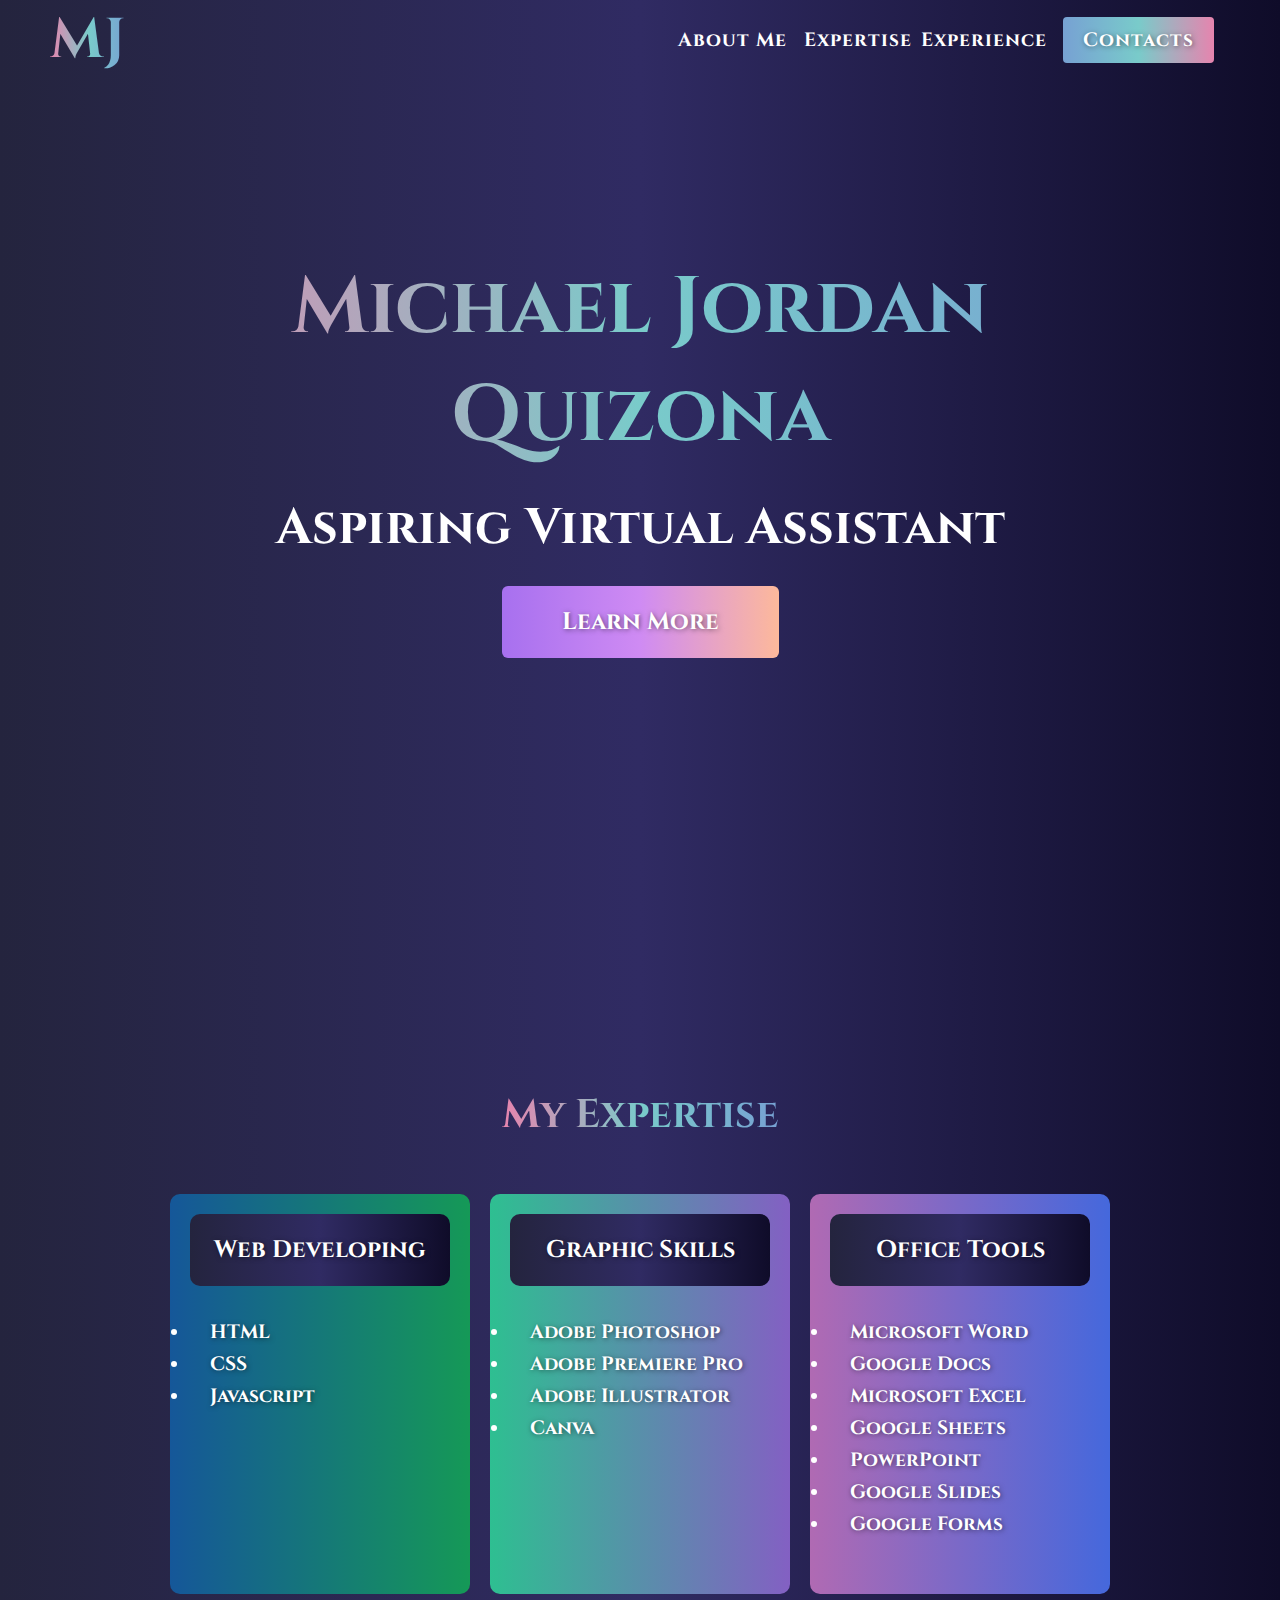
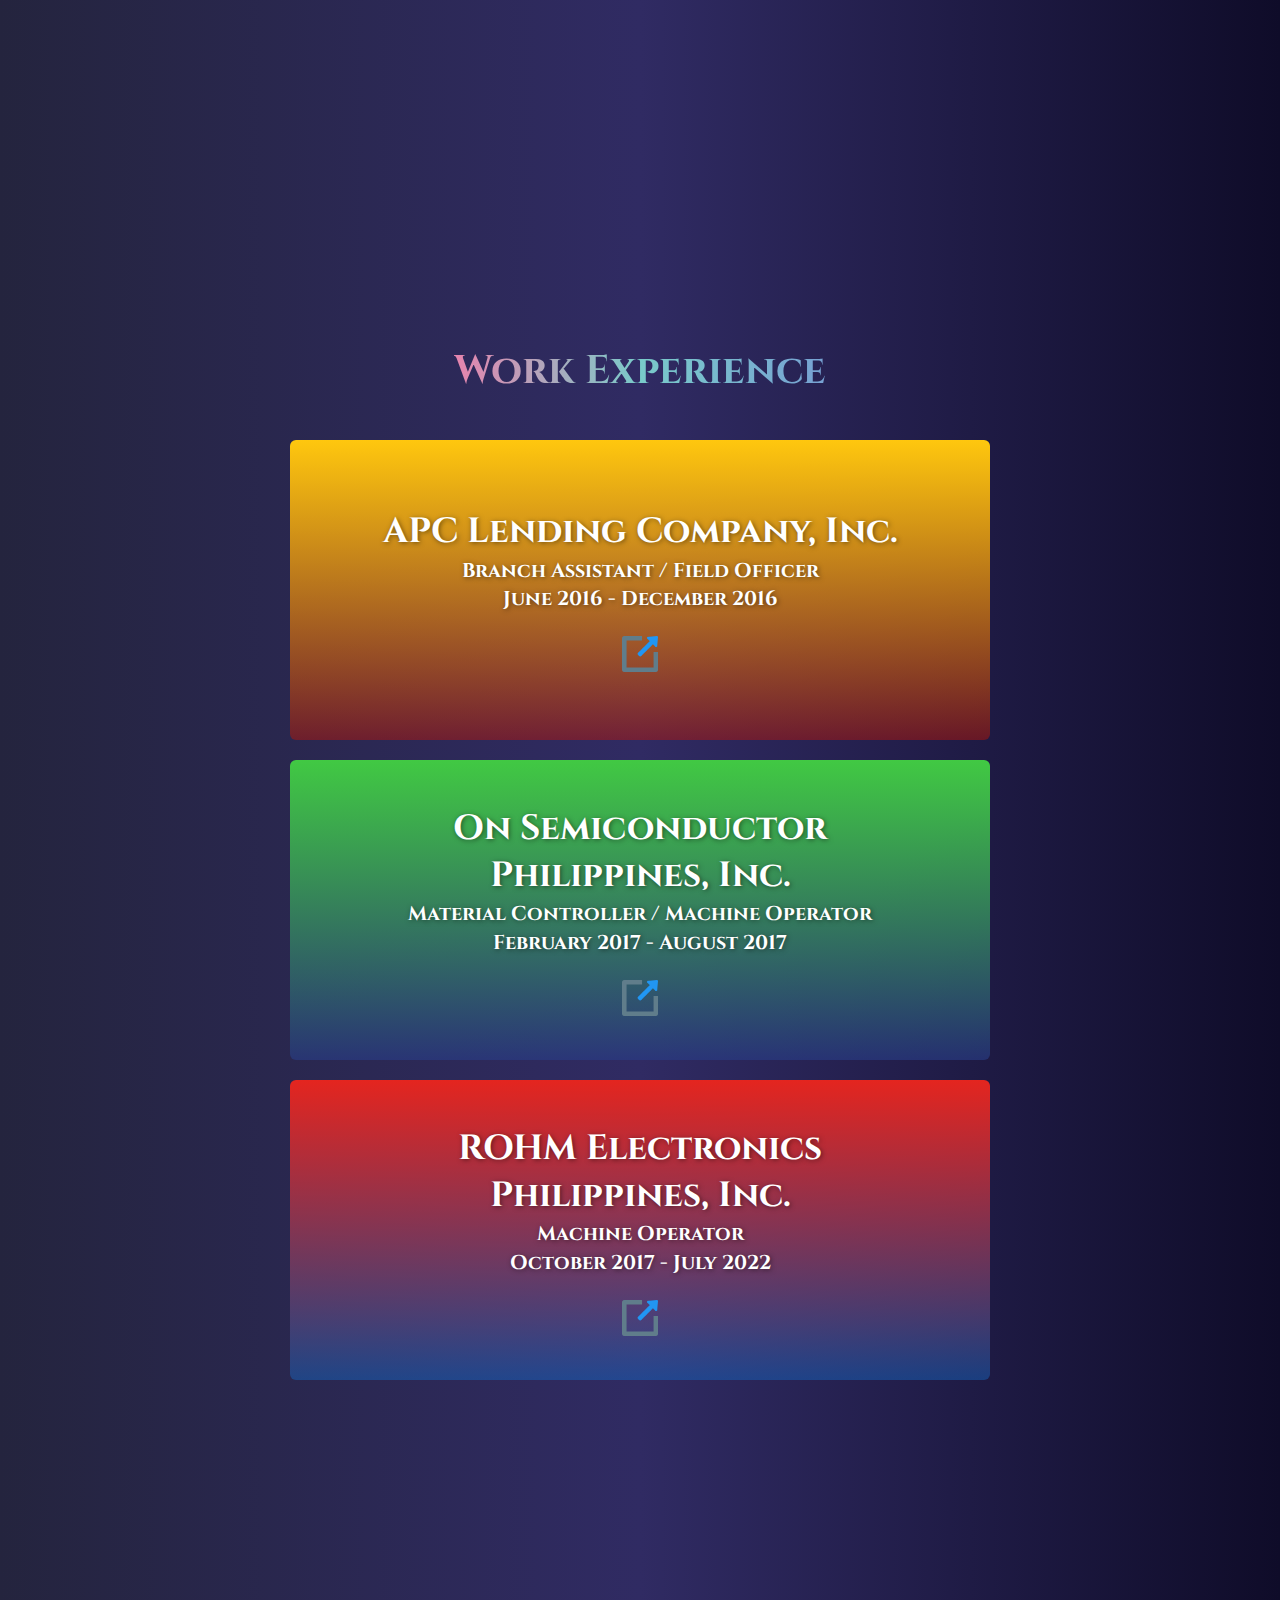
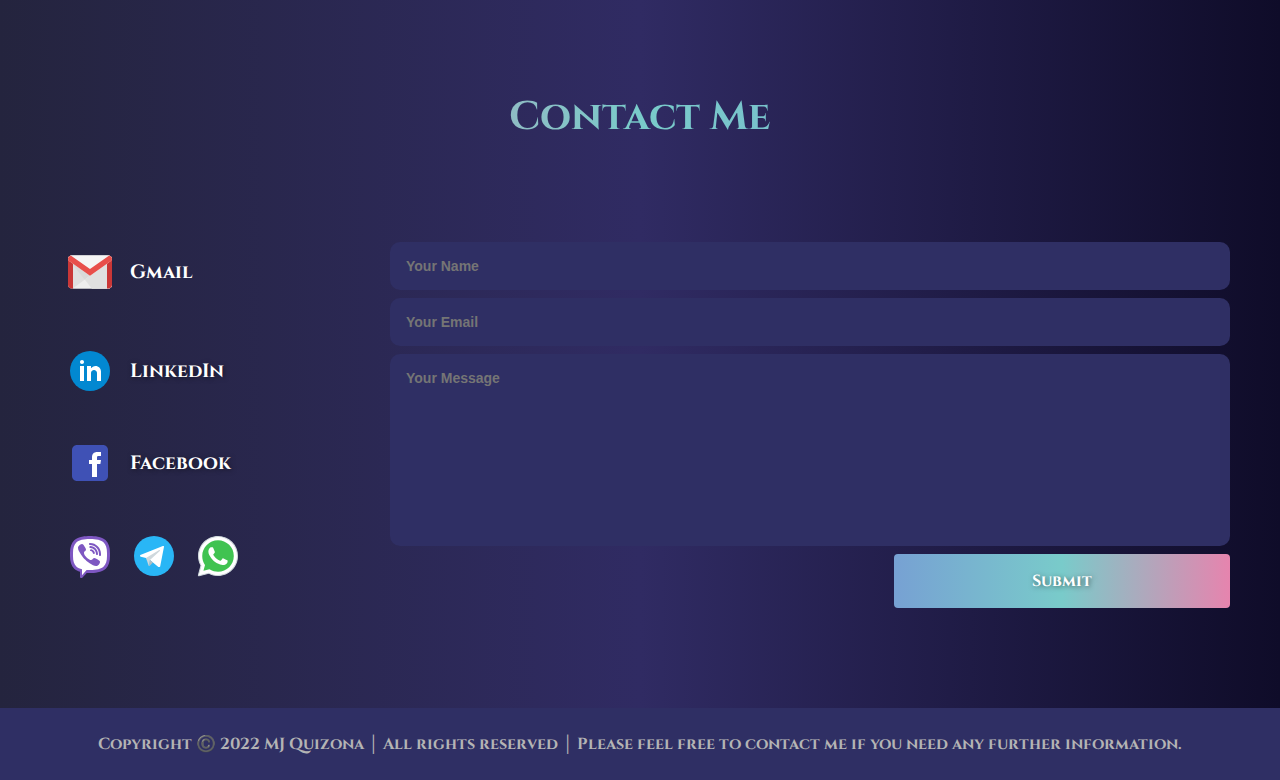
<file: index.html>
<!DOCTYPE html>
<html lang="en">
<head>
  <meta charset="UTF-8">
  <meta http-equiv="X-UA-Compatible" content="IE=edge">
  <meta name="viewport" content="width=device-width, initial-scale=1.0">
  <title>Responsive Website</title>
  <link rel="stylesheet" href="index.css">
</head>
<body>

<!-- Navbar-section -->
  <nav class="navbar">
    <div class="navbar__container">
      <a href="#home" id="navbar__logo">MJ</a>
      <div class="navbar__toggle" id="mobile-menu">
        <span class="bar"></span>
        <span class="bar"></span>
        <span class="bar"></span>
      </div>
      <ul class="navbar__menu">
        <li class="navbar__item">
          <a href="#home" class="navbar__links" id="home-page">About Me</a>
        </li>
        <li class="navbar__item">
          <a href="#skills" class="navbar__links" id="about-page">Expertise</a>
        </li>
        <li class="navbar__item">
          <a href="#experience" class="navbar__links " id="exp-page">Experience</a>
        </li>
        <li class="navbar__btn">
          <a href="#contacts" class="button" id="contact">Contacts</a>
        </li>
      </ul>
    </div>
  </nav>

<!-- About-me-section -->
  <div class="hero" id="home">
    <div class="hero__container">
      <h1 class="hero__heading">Michael Jordan Quizona</h1>
      <p class="hero__description">Aspiring Virtual Assistant</p>
      <button class="main__btn"><a href="LearnMore.html">Learn More</a></button>
    </div>
  </div>
<div class="highlight"></div>

<!-- Skills-section -->
  <div class="main" id="skills">
    <div class="Expertise">My Expertise</div>
    <div class="main__container">
      <div class="main__content">
        <h1>Web Developing</h1>
        <li>HTML</li>
        <li>CSS</li>
        <li>Javascript</li>
      </div>
      <div class="main__content1">
        <h1>Graphic Skills</h1>
        <li>Adobe Photoshop</li>
        <li>Adobe Premiere Pro</li>
        <li>Adobe Illustrator</li>
        <li>Canva</li>
      </div>
      <div class="main__content2">
        <h1>Office Tools</h1>
        <li>Microsoft Word</li>
        <li>Google Docs</li>
        <li>Microsoft Excel</li>
        <li>Google Sheets</li>
        <li>PowerPoint</li>
        <li>Google Slides</li>
        <li>Google Forms</li>
      </div>
    </div>
  </div>

<!-- Experience-section -->
  <div class="experience" id="experience">
    <h1>Work Experience</h1>
    <div class="experience__wrapper">
      <div class="experience__card">
        <h2>APC Lending Company, Inc.</h2>
        <p>Branch Assistant / Field Officer</p> 
        <p>June 2016 - December 2016</p>
        <div class="experience__btn">
            <a href="https://www.facebook.com/caviteapclending" target="_blank"><img class="exlink" src="images/export.png" alt=""></a>
        </div>
      </div>  
      <div class="experience__card">
        <h2>On Semiconductor Philippines, Inc.</h2>
        <p>Material Controller / Machine Operator</p>
        <p>February 2017 - August 2017</p>
        <div class="experience__btn">
            <a href="https://www.onsemi.com" target="_blank"><img class="exlink" src="images/export.png" alt=""></a>
        </div>
      </div> 
      <div class="experience__card">
        <h2>ROHM Electronics Philippines, Inc.</h2>
        <p>Machine Operator</p>
        <p>October 2017 - July 2022</p>
        <div class="experience__btn">
            <a href="https://micro.rohm.com/en/repi/" target="_blank"><img class="exlink" src="images/export.png" alt=""></a>
        </div>
      </div> 
    </div>
  </div>

<!-- Contacts -->
<div class="contacts" id="contacts">
  <p class="cMe">Contact Me</p>
  <div class="contacts__container">
    <div class="contacts__content">
      <div class="contacts__nest">
        <button id="emailBtn" onclick="copyEmail()">
          <div>
            <img src="images/icons8-gmail-logo.svg" alt=""><h1>Gmail</h1>
          </div>
          <h2 id="emailCopy">mjquizona@gmail.com</h2>
        </button>
        <p class="tooltip">click to copy</p>
      </div>
      <div class="contacts__nest">
        <a href="https://www.linkedin.com/in/michael-jordan-quizona-446353247" target="_blank">
          <div>
            <img src="images/icons8-linkedin-circled.svg" alt=""><h1>LinkedIn</h1>
          </div>
          <h2>https://www.linkedin.com/in/michael-jordan-quizona-446353247</h2>
        </a>
        <p class="tooltip">Click to open in new tab</p>
      </div>
      <div class="contacts__nest">
        <a href="https://www.facebook.com/dlandhan" target="_blank">
          <div>
            <img src="images/icons8-facebook.svg" alt=""><h1> Facebook</h1>
          </div>
          <h2>https://www.facebook.com/dlandhan</h2>
        </a>
        <p class="tooltip">Click to open in new tab</p>
      </div>
      <div class="contacts__nest">
        <button id="numBtn" onclick="copyNum()"> 
          <div>
            <div>
              <img src="images/icons8-viber.svg" alt="">
            </div>
            <div>
              <img src="images/icons8-telegram-app.svg" alt="">
            </div>
            <div>
              <img src="images/icons8-whatsapp.svg" alt="">
            </div>
          </div>
          <h2 id="numCopy">+639950720087</h2>
        </button>
        <p class="tooltip">click to copy</p>
      </div>
    </div> 
    <form name="submit-to-google-sheet">
      <input type="text" name="Name" placeholder="Your Name" required>
      <input type="text" name="Email" placeholder="Your Email" required>
      <textarea style="resize: none;" name="Message" rows="10" placeholder="Your Message"></textarea>
      <button type="submit">Submit</button>
      <div id="msgSent"> 
      </div>
    </form>
  </div>
</div>
<div class="copyRight">
  <p>Copyright ©️ 2022 MJ Quizona │ All rights reserved │ Please feel free to contact me if you need any further information.</p>
</div>
  <script src="index.js"></script>
</body>
</html>
</file>
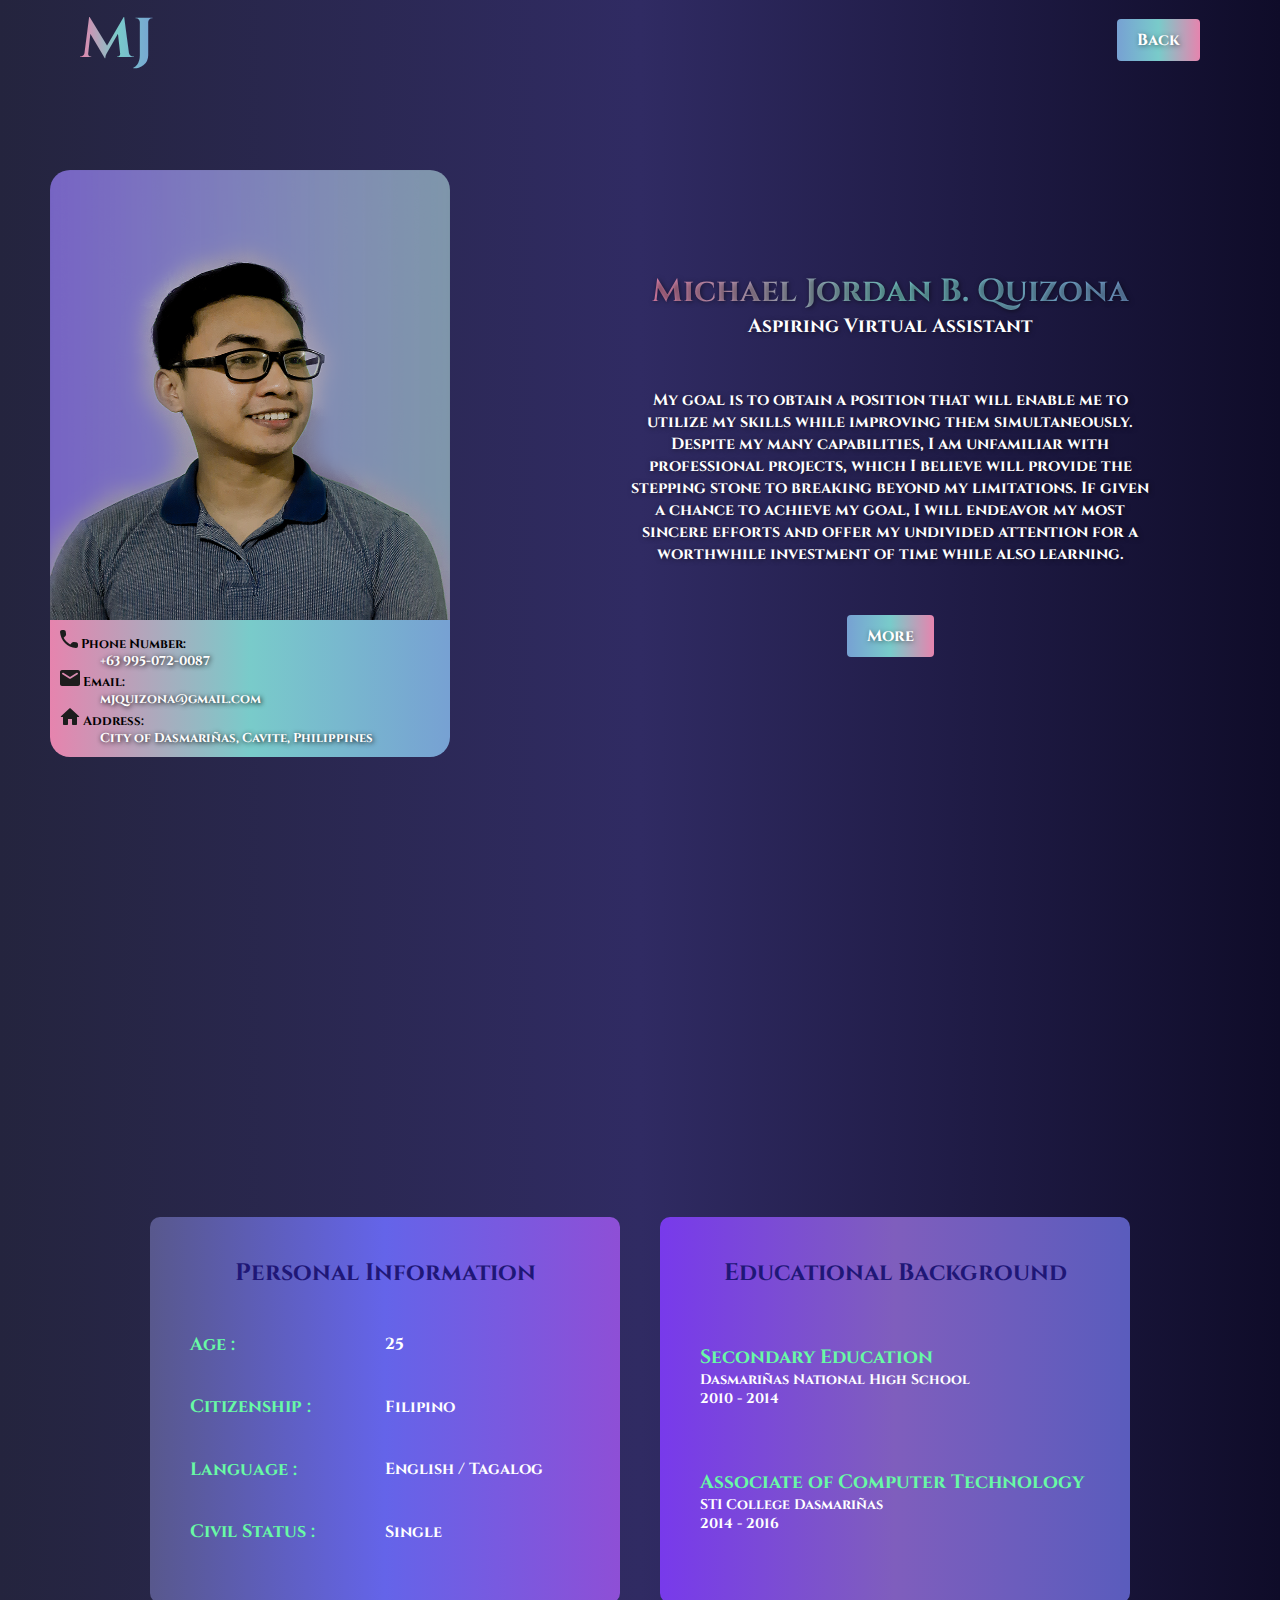
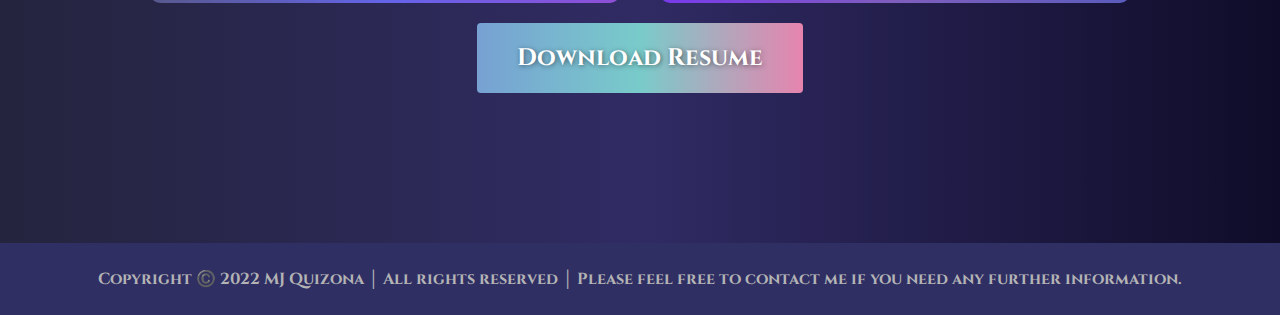
<file: LearnMore.html>
<!DOCTYPE html>
<html lang="en">
<head>
    <meta charset="UTF-8">
    <meta http-equiv="X-UA-Compatible" content="IE=edge">
    <meta name="viewport" content="width=device-width, initial-scale=1.0">
    <title>MJ Quizona</title>
    <link rel="stylesheet" href="index.css">
</head>
<body>
    <!--Navbar Learn More-->
    <nav class="navbarResume">
        <div class="navRcontainer">
            <a href="#profileHome" id="navbar__logo">MJ</a>
            <a href="index.html" class="backBtn">Back</a>
        </div>
    </nav>
    <!--Intro-->
    <main class="resume">
        <div class="profile" id="profileHome">
            <div class="avatar">
                <div class="myPicture">
                    <img class="picImg" src="images/picEx.jpg" alt="">
                </div>
                <div class="avatarInfo">
                    <div> <img src="images/phone.svg" alt=""> Phone Number: </div>
                    <div class="attribs"> +63 995-072-0087 </div>
                    <div> <img src="images/email.svg" alt=""> Email: </div>
                    <div class="attribs"> mjquizona@gmail.com </div>
                    <div> <img src="images/home.svg" alt=""> Address: </div>
                    <div class="attribs"> City of Dasmariñas, Cavite, Philippines </div>
                </div>
            </div>
            <div class="aboutMe">
                <div class="name">Michael Jordan B. Quizona</div>
                <div class="title"> Aspiring Virtual Assistant</div>
                <div class="intro">My goal is to obtain a position that will enable me to utilize my skills while improving them simultaneously. Despite my many capabilities, I am unfamiliar with professional projects, which I believe will provide the stepping stone to breaking beyond my limitations. If given a chance to achieve my goal, I will endeavor my most sincere efforts and offer my undivided attention for a worthwhile investment of time while also learning.</div>
                <a href="#more" class="downMore">More</a>   
            </div>
        </div>
    </main>
    <!--More Info-->
    <div id="more" class="moreInfo">
        <div class="moreGrid">
            <section class="secLeft">
                <h1 class="pInfo">
                    Personal Information
                </h1>
                <div>
                    <h2>Age :</h2> <h3>25</h3>
                    <h2>Citizenship :</h2> <h3>Filipino</h3>
                    <h2>Language :</h2> <h3>English / Tagalog</h3>
                    <h2>Civil Status :</h2> <h3>Single</h3>
                </div>
            </section>
            <section class="secRight">    
                <h1 class="eduBackground">
                    Educational Background
                </h1>
                <div>
                    <span>
                        <h2>Secondary Education</h2>
                        <h3>Dasmariñas National High School</h2> 
                        <h3>2010 - 2014</h2>
                    </span>
                    <span>
                        <h2>Associate of Computer Technology</h2>
                        <h3>STI College Dasmariñas</h2>
                        <h3>2014 - 2016</h2>
                    </span>
                </div>
            </section>
        </div>
        <div class="downRes">
            <a href="MJQuizona.pdf">
                Download Resume
            </a>
        </div>
    </div>
    <div class="copyRight">
        <p>Copyright ©️ 2022 MJ Quizona │ All rights reserved │ Please feel free to contact me if you need any further information.</p>
    </div>
</body>
</html>
</file>
<file: index.css>
@font-face {
  font-family: Cinzel;
  src: url(Cinzel-VariableFont_wght.ttf);
}

* {
  box-sizing: border-box;
  margin: 0;
  padding: 0;
  font-family: Cinzel;
  font-weight: 700;
  scroll-behavior: smooth;
}

body {
  background: #0f0c29;
  background: -webkit-linear-gradient(to right, #24243e, #302b63, #0f0c29);
  background: linear-gradient(to right, #24243e, #302b63, #0f0c29);
}

/* Navbar-section */
.navbar {
  background: #0f0c29;
  background: -webkit-linear-gradient(to right, #24243e, #302b63, #0f0c29);
  background: linear-gradient(to right, #24243e, #302b63, #0f0c29);
  height: 80px;
  display: flex;
  justify-content: center;
  align-items: center;
  font-size: 1.2rem;
  position: fixed;
  width: 100%;
  letter-spacing: 1px;
  top: 0;
  z-index: 999;
}

.navbar__container {
  display: flex;
  justify-content: space-between;
  align-items: center;
  height: 80px;
  width: 100%;
  max-width: 1300px;
  margin: 0 auto;
  padding: 0 50px;
}

#navbar__logo {
  background: #77A1D3;
  background: -webkit-linear-gradient(to right, #E684AE, #79CBCA, #77A1D3);
  background: linear-gradient(to right, #E684AE, #79CBCA, #77A1D3);
  -webkit-background-clip: text;
  -moz-background-clip: text;
  -webkit-text-fill-color: transparent;
  -moz-text-fill-color: transparent;
  cursor: pointer;
  font-size: 3.5rem;
  outline: none;
  border: none;
  text-decoration: none;
}

.navbar__menu {
  display: flex;
  list-style: none;
}

.navbar__item {
  height: 80px;
}

.navbar__links {
  color: #ffff;
  display: flex;
  align-items: center;
  justify-content: center;
  width: 126px;
  text-decoration: none;
  height: 100%;
}

.navbar__btn {
  display: flex;
  justify-content: center;
  align-items: center;
  padding: 0 1rem;
  width: 100%;
}

.button {
  display: flex;
  justify-content: center;
  align-items: center;
  text-decoration: none;
  padding: 10px 20px;
  width: 100%;
  outline: none;
  border: none;
  border-radius: 4px;
  background: #77A1D3;
  background: -webkit-linear-gradient(to left, #E684AE, #79CBCA, #77A1D3);
  background: linear-gradient(to left, #E684AE, #79CBCA, #77A1D3);
  text-shadow: 1px 1px 5px rgba(0, 0, 0, 0.5);
  color: #ffff;
  transition: all 0.3s ease;
}

.navbar__links:hover {
  background: #77A1D3;
  background: -webkit-linear-gradient(to right, #E684AE, #79CBCA, #77A1D3);
  background: linear-gradient(to right, #E684AE, #79CBCA, #77A1D3);
  -webkit-background-clip: text;
  -moz-background-clip: text;
  -webkit-text-fill-color: transparent;
  -moz-text-fill-color: transparent;
  transition: all 0.3s ease;
}

@media screen and (max-width: 824px) {
  .navbar__container {
    justify-content: space-between;
    z-index: 1;
    max-width: 1300px;
    padding: 0;
  }

  #navbar__logo {
    padding: 25px;
  }

  .navbar__menu {
    display: grid;
    grid-template-columns: auto;
    margin: 0;
    width: 100%;
    position: absolute;
    top: -1000px;
    opacity: 0;
    transition: all 0.5s ease;
    z-index: -1;
    background: #0f0c29;
    background: -webkit-linear-gradient(to right, #24243e, #302b63, #0f0c29);
    background: linear-gradient(to right, #24243e, #302b63, #0f0c29);
    border-bottom: 2px solid #302b63;
  }

  .navbar__menu.active {
    background: #0f0c29;
    background: -webkit-linear-gradient(to right, #24243e, #302b63, #0f0c29);
    background: linear-gradient(to right, #24243e, #302b63, #0f0c29);
    top: 100%;
    opacity: 0.9;
    z-index: 99;
    height: 60vh;
    font-size: 1.6rem;
    }

  .navbar__item {
    width: 100%;
  }

  .navbar__links {
    text-align: center;
    padding: 2rem;
    width: 100%;
    display: table;
  }

  .navbar__btn {
    padding: 2rem;
  }

  .button {
    width: 80%;
    height: 80px;
  }

  .navbar__toggle .bar {
    width: 25px;
    height: 3px;
    margin: 5px auto;
    transition: all 0.3s ease-in-out;
    background: white;
    display: block;
    cursor: pointer;
  }

  #mobile-menu {
    position: absolute;
    top: 20%;
    right: 5%;
    transform: translate(5%, 20%);
    cursor: pointer;
  }

  #mobile-menu.is-active .bar:nth-child(2) {
    opacity: 0;
  }
  #mobile-menu.is-active .bar:nth-child(1) {
    transform: translateY(8px) rotate(45deg)
  }
  #mobile-menu.is-active .bar:nth-child(3) {
    transform: translateY(-8px) rotate(-45deg)
  }

}

/* About-me-section */
.hero {
  padding: 200px 0px 250px 0;
  display: flex;
  justify-content: center;
  align-items: center;
}

.hero__container {
  display: flex;
  flex-direction: column;
  justify-content: center;
  align-items: center;
  max-width: 1200px;
  height: 90%;
  text-align: center;
  padding: 30px;
}

.hero__heading {
  font-size: 80px;
  color: white;
  margin: 24px;
  background: #77A1D3;
  background: -webkit-linear-gradient(to right, #E684AE, #79CBCA, #77A1D3);
  background: linear-gradient(to right, #E684AE, #79CBCA, #77A1D3);
  -webkit-background-clip: text;
  -moz-background-clip: text;
  -webkit-text-fill-color: transparent;
  -moz-text-fill-color: transparent;
}

.hero__description {
  font-size: 50px;
  color: white;
}

.main__btn {
  margin-top: 1.5rem;
  background: #A770EF; 
  background: -webkit-linear-gradient(to left, #FDB99B, #CF8BF3, #A770EF);  
  background: linear-gradient(to left, #FDB99B, #CF8BF3, #A770EF);
  outline: none;
  border: none;
  border-radius: 6px;
  cursor: pointer;
  position: relative;
  padding: 20px 60px;
  transition: all 0.35s;
  font-size: 1.5rem;
  text-shadow: 1px 1px 5px rgba(0, 0, 0, 0.5);
}

.main__btn a {
  position: relative;
  text-decoration: none;
  color: white;
  z-index: 2;
  text-shadow: 1px 1px 5px rgba(0, 0, 0, 0.5);
}

.main__btn:after {
  position: absolute;
  content: '';
  top: 0;
  left: 0;
  width: 0;
  height: 100%;
  background: #77A1D3;
  background: -webkit-linear-gradient(to left, #E684AE, #79CBCA, #77A1D3);
  background: linear-gradient(to left, #E684AE, #79CBCA, #77A1D3);
  border-radius: 6px;
  transition: all 0.2s;
}

.main__btn:hover:after {
  width: 100%;
}

@media screen and (max-width: 824px) {
  .hero{
    padding: 150px 0px 200px 0;
  }

  .hero__heading {
    font-size: 60px;
  }

  .hero__description {
    font-size: 30px;
  }

  .main__btn {
    font-size: 1.1rem;
    padding: 15px 40px;
  }
}

/* Skills-section */
.main {
  padding: 150px 0 200px 0;
  display: flex;
  flex-direction: column;
  justify-content: center;
  align-items: center;
  row-gap: 20px;
}

.Expertise  {
  background: #77A1D3;
  background: -webkit-linear-gradient(to right, #E684AE, #79CBCA, #77A1D3);
  background: linear-gradient(to right, #E684AE, #79CBCA, #77A1D3);
  -webkit-background-clip: text;
  -moz-background-clip: text;
  -webkit-text-fill-color: transparent;
  -moz-text-fill-color: transparent;
  margin-bottom: 2rem;
  font-size: 2.5rem;
  text-align: center;
}

.main__container {
  display: flex;
  align-items: top;
  justify-content: center;
  max-width: 1300px;
  column-gap: 20px;
  margin: auto;
}

.main__container div {
  color: white;
  width: 300px;
  height: 400px;
  text-align: center;
}

.main__container h1 {
  font-size: 1.5rem;
  text-shadow: 1px 1px 5px rgba(0, 0, 0, 0.5);
  border-radius: 10px;
  background: #0f0c29;
  background: -webkit-linear-gradient(to right, #24243e, #302b63, #0f0c29);
  background: linear-gradient(to right, #24243e, #302b63, #0f0c29);
  padding: 20px 0;
  margin-bottom: 30px;
}

.main__container li {
  text-align: left;
  padding-left: 20px;
  font-size: 1.2rem;
  line-height: 2rem;
  text-shadow: 1px 1px 5px rgba(0, 0, 0, 0.5);
}

.main__content {
  background: #159957;
  background: -webkit-linear-gradient(to right, #155799, #159957); 
  background: linear-gradient(to right, #155799, #159957);
  border-radius: 10px;
  padding: 20px 20px 40px 20px;
}

.main__content1 {
  background: #8360c3;
  background: -webkit-linear-gradient(to right, #2ebf91, #8360c3);  
  background: linear-gradient(to right, #2ebf91, #8360c3); 
  border-radius: 10px;
  padding: 20px 20px 40px 20px;
}

.main__content2 {
  background: #4568DC;
  background: -webkit-linear-gradient(to right, #B06AB3, #4568DC); 
  background: linear-gradient(to right, #B06AB3, #4568DC); 
  border-radius: 10px;
  padding: 20px 20px 40px 20px;
}

@media screen and (max-width: 912px) {
  .main {
    padding: 125px 0 150px 0;
  }
  .Expertise {
    font-size: 2rem;
    margin-bottom: 0;
  }
  .main__container{
    flex-direction: column;
    row-gap: 20px;
  }
}

/* experience-section */
.experience {
  display: flex;
  flex-direction: column;
  justify-content: center;
  align-items: center;
  height: 100%;
  padding: 150px 0 200px 0;
}

.experience h1 {
  background: #77A1D3;
  background: -webkit-linear-gradient(to right, #E684AE, #79CBCA, #77A1D3);
  background: linear-gradient(to right, #E684AE, #79CBCA, #77A1D3);
  -webkit-background-clip: text;
  -moz-background-clip: text;
  -webkit-text-fill-color: transparent;
  -moz-text-fill-color: transparent;
  margin-bottom: 2rem;
  font-size: 2.5rem;
  text-align: center;
}

.experience__wrapper {
  display: grid;
  grid-template-columns: 1fr;
  grid-template-rows: 1fr 1fr 1fr;
}

.experience__card {
  margin: 10px;
  width: 700px;
  height: 300px;
  border-radius: 6px;
  display: flex;
  flex-direction: column;
  justify-content: center;
  color: white;
  padding: 5rem;
  transition: 0.3s ease-in;
  background: #c21500;
  background: -webkit-linear-gradient(to bottom, #ffc70e, #c2130071); 
  background: linear-gradient(to bottom, #ffc70e, #c2130071);
  text-shadow: 1px 1px 5px rgba(0, 0, 0, 0.5);
}

.experience__card:nth-child(2) {
  background: #283c86;  
  background: -webkit-linear-gradient(to bottom, #41c943, #283c86a4); 
  background: linear-gradient(to bottom, #41c943, #283c86a4); 
  
}

.experience__card:nth-child(3) {
  background: #b92b27; 
  background: -webkit-linear-gradient(to top, #1565c07a, #e4251f);  
  background: linear-gradient(to top, #1565c07a, #e4251f); 
}

.experience__card h2{
  font-size: 2.2rem;
  text-align: center;
}

.experience__card p {
  text-align: center;
  margin-top: 1.5px;
  font-size: 20px;
}

.experience__btn {
  width: 60px;
  height: 60px; 
  margin: auto;
  padding-top: 1.5rem;
}

.exlink {
  width: 100%;
  height: 100%;
  object-fit: contain;
  overflow: hidden;
}

.experience__card a:hover {
  cursor: pointer;
}

.experience__card:hover {
  transform: scale(1.075);
  transition: 0.3s ease-in;
}

@media screen and (max-width: 824px) {
  .experience {
    padding: 125px 0 150px 0;
  }
  .experience__card {
    width: 325px;
    height: 450px;
    padding: 3rem 1.5rem 1.5rem 1.5rem;
  }

  .experience h1 {
    margin-bottom: 0.5rem;
    font-size: 2rem;
  }

  .experience__card h2 {
    font-size: 1.8rem;
  }

  .experience__card p {
    font-size: 1.1rem;
  }

  .experience__btn {
    padding-top: 1rem;
  }
}

/* Contacts section */
.contacts {
  padding: 100px 0 50px 0;
}

.cMe {
  background: #77A1D3;
  background: -webkit-linear-gradient(to right, #E684AE, #79CBCA, #77A1D3);
  background: linear-gradient(to right, #E684AE, #79CBCA, #77A1D3);
  -webkit-background-clip: text;
  -moz-background-clip: text;
  -webkit-text-fill-color: transparent;
  -moz-text-fill-color: transparent;
  margin-bottom: 2rem;
  font-size: 2.5rem;
  text-align: center;
}

.contacts__container {
  display: grid;
  max-width: 1300px;
  margin: auto;
  padding: 50px;
  grid-template-columns:220px 1fr;
  justify-content: center;
  align-items: center;
  column-gap: 120px;
}

.contacts__content {
  color: white;
  width: 100%;
  display: flex;
  flex-direction: column;
  row-gap: 0.8rem;
}

.contacts__nest {
  padding: 1rem;
  column-gap: 1rem;
  text-align: left;
  background:transparent;
  border-radius: 20px;
  text-shadow: 1px 1px 5px rgba(0, 0, 0, 0.5);
  transition: all 0.3s;
  position: relative;
}


.contacts__nest div {
  display: flex;
  align-items: center;
  column-gap: 1rem;
}

.tooltip {
  position: absolute;
  bottom: -0.5rem;
  right: -0.5rem;
  background-color: white;
  border-radius: 5px;
  color: blue;
  padding: 5px 10px;
  opacity: 0;
  transition: all 0.15s;
  font-size: 10px;
}

.contacts__nest:hover .tooltip {
  opacity: 0.75;
}

.contacts__nest:hover {
  transform: translate(25px, -5px);
  box-shadow: -22px 10px 10px rgb(47, 47, 100);
  cursor: pointer;
  background: #0f0c29;
  background: -webkit-linear-gradient(to right, #24243e, #302b63, #0f0c29);
  background: linear-gradient(to right, #24243e, #302b63, #0f0c29);
}

.contacts__nest:active {
  transform: translate(23px, -2px);
  box-shadow: -20px 8px 10px;
}

.contacts__content h1 {
  font-size: 1.2rem;
  font-style: none;
  text-decoration: none;
  color: white;
  text-align: left;
}

.contacts__content h2 {
  font-size: 1rem;
  color: blue;
  text-decoration: underline;
  text-align: left;
  display: none;
}

.contacts__nest a {
  text-decoration: none;
}

#emailBtn, #numBtn {
  border: none;
  background: transparent;
  width: 100%;
}

.contacts__container form {
  color: white;
  width: 100%;
  display: flex;
  flex-direction: column;
  row-gap: 0.5rem;
  padding-top: 1rem;
  position: relative;
}

.contacts__container form > input {
  border: none;
  outline: none;
  padding: 1rem;
  border-radius: 10px;
  font-family: Arial, Helvetica, sans-serif;
  background-color: rgb(47, 47, 100);
  border: none;
  color: white;
  font-size: 14px;
}

.contacts__container form > textarea {
  border: none;
  outline: none;
  padding:  1rem;
  border-radius: 10px;
  font-family: Arial, Helvetica, sans-serif;
  background-color: rgb(47, 47, 100);
  border: none;
  color: white;
  font-size: 14px;
}

.contacts__container form > button {
  text-decoration: none;
  padding: 1rem 2rem;
  outline: none;
  border: none;
  border-radius: 4px;
  background: #77A1D3;
  background: -webkit-linear-gradient(to left, #E684AE, #79CBCA, #77A1D3);
  background: linear-gradient(to left, #E684AE, #79CBCA, #77A1D3);
  text-shadow: 1px 1px 5px rgba(0, 0, 0, 0.5);
  color: #ffff;
  text-align: center;
  width: 40%;
  font-size: 1rem;
  margin-left: 60%;
}

#msgSent {
  position: absolute;
  bottom: 1.5rem;
  left: 2rem;
  font-size: 12px;
  color: green;
  display: flex;
  align-items: center;
}

.contacts__container form > button:active {
  transform: scale(0.95);
}

@media screen and (max-width: 824px){
  .contacts {
    padding: 80px 0 20px 0;
  }
  .contacts__container {
    display: grid;
    grid-template-columns: 1fr;
    align-items: center;
    justify-content: center;
    row-gap: 2rem;
  }
  .contacts__content {
    row-gap: 0.5rem;
  }
  .contacts__nest {
    margin: auto;
    width: 220px;
  }
  .contacts__content h1 {
    font-size: 1rem;
  }
  .contacts__content h2 {
    font-size: 0.8rem;
  }
  #msgSent {
    transform: scale(0.8);
  }
}

.copyRight {
  background-color: rgb(47, 47, 100);
  color: rgb(180, 180, 180);
  text-align: center;
  padding: 25px; 
}

/*navBar of LearnMore*/ 
.navbarResume {
  z-index: 999;
  background: #0f0c29;
  background: -webkit-linear-gradient(to right, #24243e, #302b63, #0f0c29);
  background: linear-gradient(to right, #24243e, #302b63, #0f0c29); 
  width:100%;
  height: 80px;
  top: 0;
  position: fixed;
  display: flex;
}

.navRcontainer {
  display: flex;
  max-width: 1300px;
  margin: auto;
  height: 100%;
  width: 100%;
  padding: 20px 80px;
  justify-content: space-between;
  align-items: center;
}

.backBtn {
  text-decoration: none;
  padding: 10px 20px;
  outline: none;
  border: none;
  border-radius: 4px;
  background: #77A1D3;
  background: -webkit-linear-gradient(to left, #E684AE, #79CBCA, #77A1D3);
  background: linear-gradient(to left, #E684AE, #79CBCA, #77A1D3);
  text-shadow: 1px 1px 5px rgba(0, 0, 0, 0.5);
  color: #ffff;
}

@media screen and (max-width: 1020px) {
  .navRcontainer {
    justify-content: center;
    column-gap: 40%;
    padding: 20px 0;
  }
  .backBtn {
    font-size: 1rem;
  }
}



/*Intro */
.resume {
  margin: auto;
}

.profile {
  display: flex;
  justify-content: center;
  align-items: center;
  max-width: 1300px;
  margin: auto;
  padding: 120px 0px 280px 0px ;
}

.avatar {
  display: grid;
  align-items: center;
  justify-content: center;
  font-size: 0.8rem;
  padding: 50px;
}

.myPicture {
  height: 450px;
  width: 400px;
}

.picImg {
  width: 100%;
  height: 100%;
  object-fit: fill;
  overflow: hidden;
  border-radius: 20px 20px 0 0;
}

.avatarInfo {
  background: #77A1D3;
  background: -webkit-linear-gradient(to right, #E684AE, #79CBCA, #77A1D3);
  background: linear-gradient(to right, #E684AE, #79CBCA, #77A1D3);
  padding: 10px;
  border-radius: 0 0 20px 20px;
  display: flex;
  flex-direction: column;
  width: 100%;
}

.attribs {
  color: white;
  text-shadow: 1px 1px 5px rgba(0, 0, 0, 1);
  padding-left: 40px;
}

.aboutMe {
  display: flex;
  flex-direction: column;
  justify-content: center;
  align-items: center;
}

.name {
  font-size: 2.5rem;
  text-shadow: 1px 1px 5px rgba(0, 0, 0, 0.5);
  background: #77A1D3;
  background: -webkit-linear-gradient(to right, #E684AE, #79CBCA, #77A1D3);
  background: linear-gradient(to right, #E684AE, #79CBCA, #77A1D3);
  -webkit-background-clip: text;
  -moz-background-clip: text;
  -webkit-text-fill-color: transparent;
  -moz-text-fill-color: transparent;
}

.title {
  color: white;
  text-align: center;
  text-shadow: 1px 1px 5px rgba(0, 0, 0, 0.5);
  font-size: 1.5rem;
}

.intro {
  color: white;
  text-shadow: 1px 1px 5px rgba(0, 0, 0, 0.5);
  font-size: 1.1rem;
  padding: 50px
}

.downMore {
  text-decoration: none;
  padding: 10px 20px;
  outline: none;
  border: none;
  border-radius: 4px;
  background: #77A1D3;
  background: -webkit-linear-gradient(to left, #E684AE, #79CBCA, #77A1D3);
  background: linear-gradient(to left, #E684AE, #79CBCA, #77A1D3);
  text-shadow: 1px 1px 5px rgba(0, 0, 0, 0.5);
  color: #ffff;
  text-align: center;
  margin: auto;
}

@media screen and (max-width: 1301px) {
  .name {
    font-size: 2rem;
  }
  .intro {
    font-size: 1rem;
    width: 80%;
    text-align: center;
  }
  .title {
    font-size: 1.2rem;
  }
}

@media screen and (max-width: 1020px) {
  .profile {
    flex-direction: column;
    padding: 25px;
  }
  .aboutMe {
    padding: 25px;
    display: flex;
    flex-direction: column;
  }
  .name {
    font-size: 2rem;
    text-align: center;
  }
  .intro {
    font-size: 1rem;
    min-width: 300px;
    padding: 25px 0;
  }
  .title {
    font-size: 1.2rem;
  }
  .avatar{
    padding: 25px;
    padding-top: 75px;
  }
  .myPicture {
    width: 100%;
  }
  .avatarInfo {
    width: 100%;
  }
}

/* Below Info */

.moreInfo {
  max-width: 1300px;
  margin: auto;
  color: white;
  padding: 50px 0px 150px 0px;
  align-items: center;
}

.moreGrid {
  display: grid;
  grid-template-columns: 1fr 1fr;
  column-gap: 2.5rem;
  padding: 80px 150px 20px 150px
}

.secLeft {
  background: #7474BF; 
  background: -webkit-linear-gradient(to left, #8e4fd6, #6464e9, #58588d);  
  background: linear-gradient(to left, #8e4fd6, #6464e9, #58588d); 
  padding: 2.5rem; 
  border-radius: 10px;
}

.secLeft h1 {
  color: #1f1777;
  text-align: center;
  padding-bottom: 1.5rem;
  font-size: 1.5rem;
}

.secLeft div {
  display: grid;
  grid-template-columns: 50% 50%;
  font-size: 12px;
  height: 250px;
  align-items: center;
}

.secRight {
  background: #59C173;
  background: -webkit-linear-gradient(to right, #783aeb, #7f5ebd, #5a5cbd); 
  background: linear-gradient(to right, #783aeb, #7f5ebd, #5a5cbd);
  padding: 2.5rem; 
  border-radius: 10px;
}

.secRight h1 {
  color: #1f1777;
  text-align: center;
  padding-bottom: 1.5rem;
  font-size: 1.5rem;
}

.secRight div {
  display: grid;
  grid-template-columns: 1fr;
  font-size: 12px;
  height: 250px;
  align-items: center;
  justify-content: center;
}

.secRight, .secLeft h3 {
  font-size: 1rem;
  color: white;
}

.secLeft, .secRight h2 {
  color: rgb(104, 250, 165);
  font-size: 1.2rem;
}

.moreInfo a {
  text-decoration: none;
  padding: 1.2rem 2.5rem;
  outline: none;
  border: none;
  border-radius: 4px;
  background: #77A1D3;
  background: -webkit-linear-gradient(to left, #E684AE, #79CBCA, #77A1D3);
  background: linear-gradient(to left, #E684AE, #79CBCA, #77A1D3);
  text-shadow: 1px 1px 5px rgba(0, 0, 0, 0.5);
  color: #ffff;
  font-size: 1.5rem;
  transition: all 0.2s;
}

.moreInfo a:active {
  transform: scale(0.98);
}

.downRes {
  display: flex;
  justify-content: center;
  align-items: center;
}

@media screen and (max-width: 1200px) {
  .moreGrid {
    grid-template-columns: 1fr;
    row-gap: 1rem;
    padding: 1rem;
    max-width: 720px;
    min-width: 350px;
    margin: auto;
  }
}

@media screen and (max-width: 480px) {
  .secLeft {
    padding-left: 1rem;
    padding-right: 1rem;
  }
}
</file>
